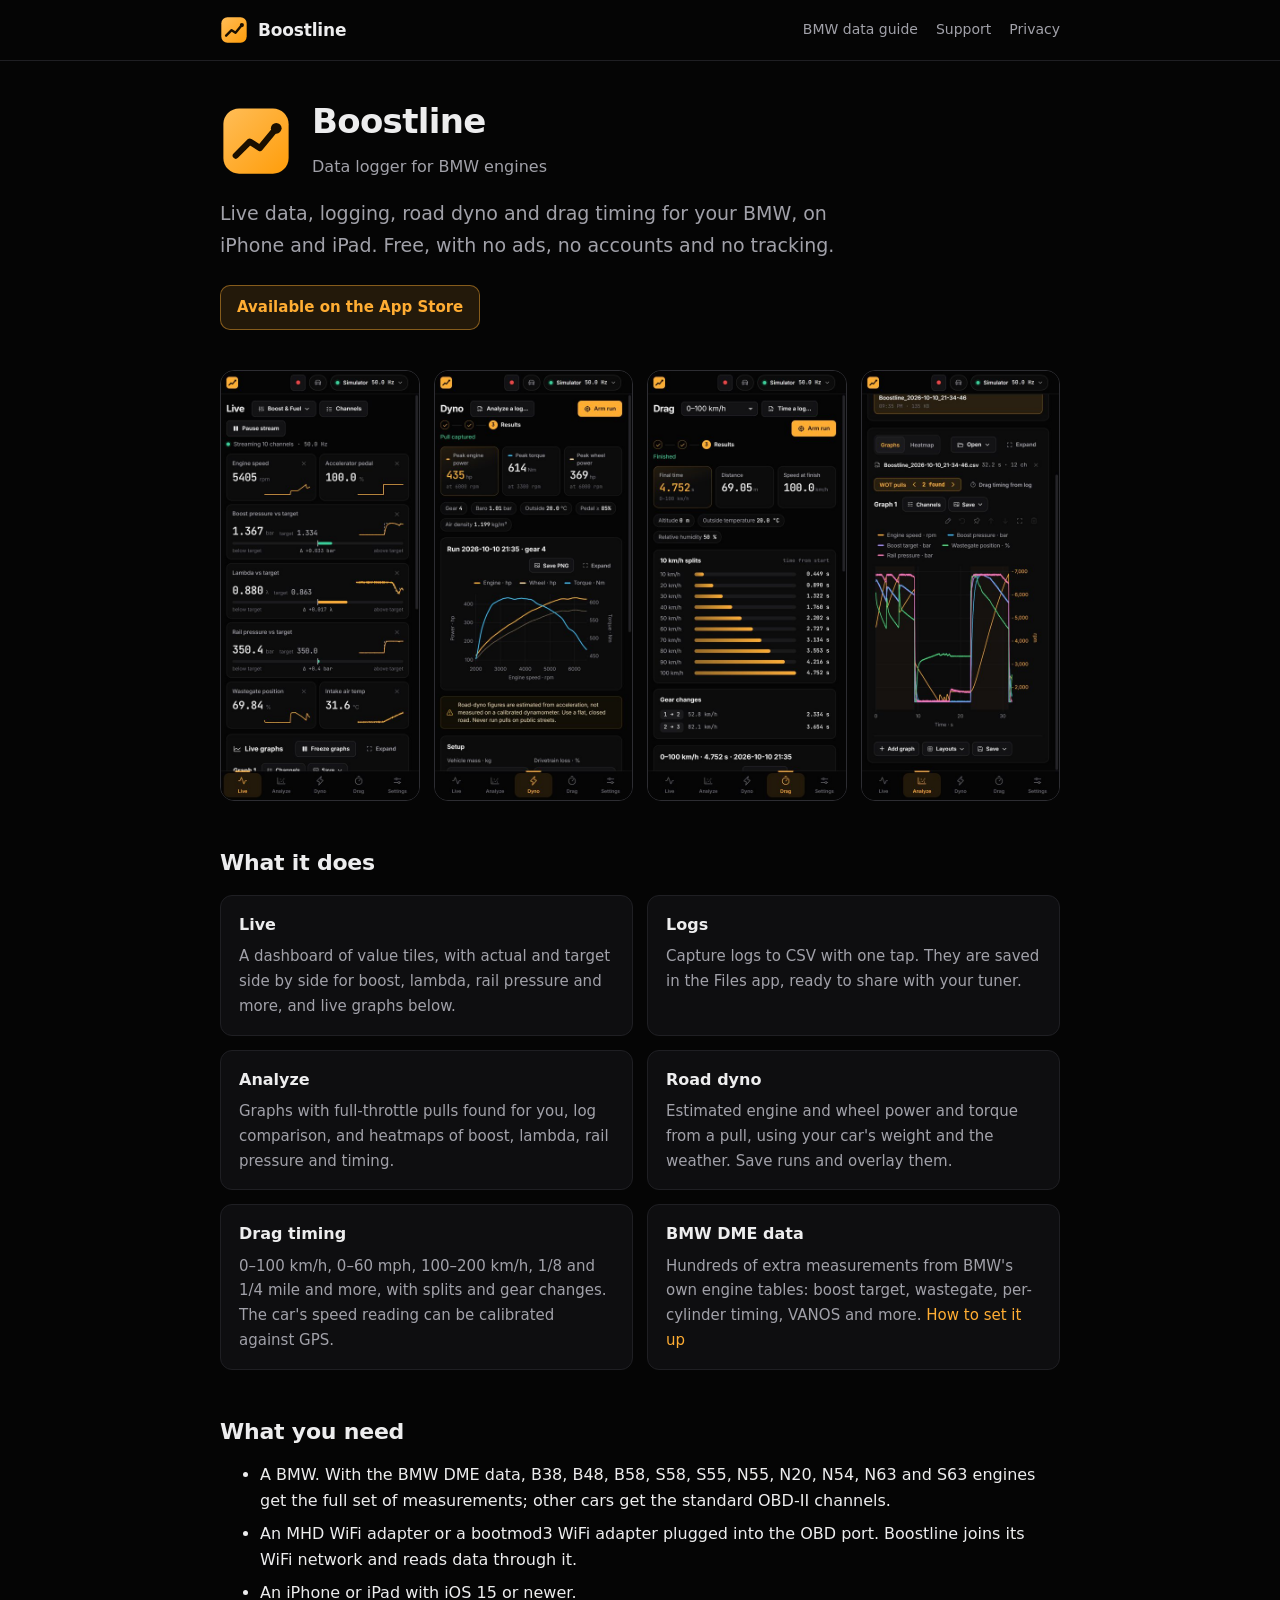
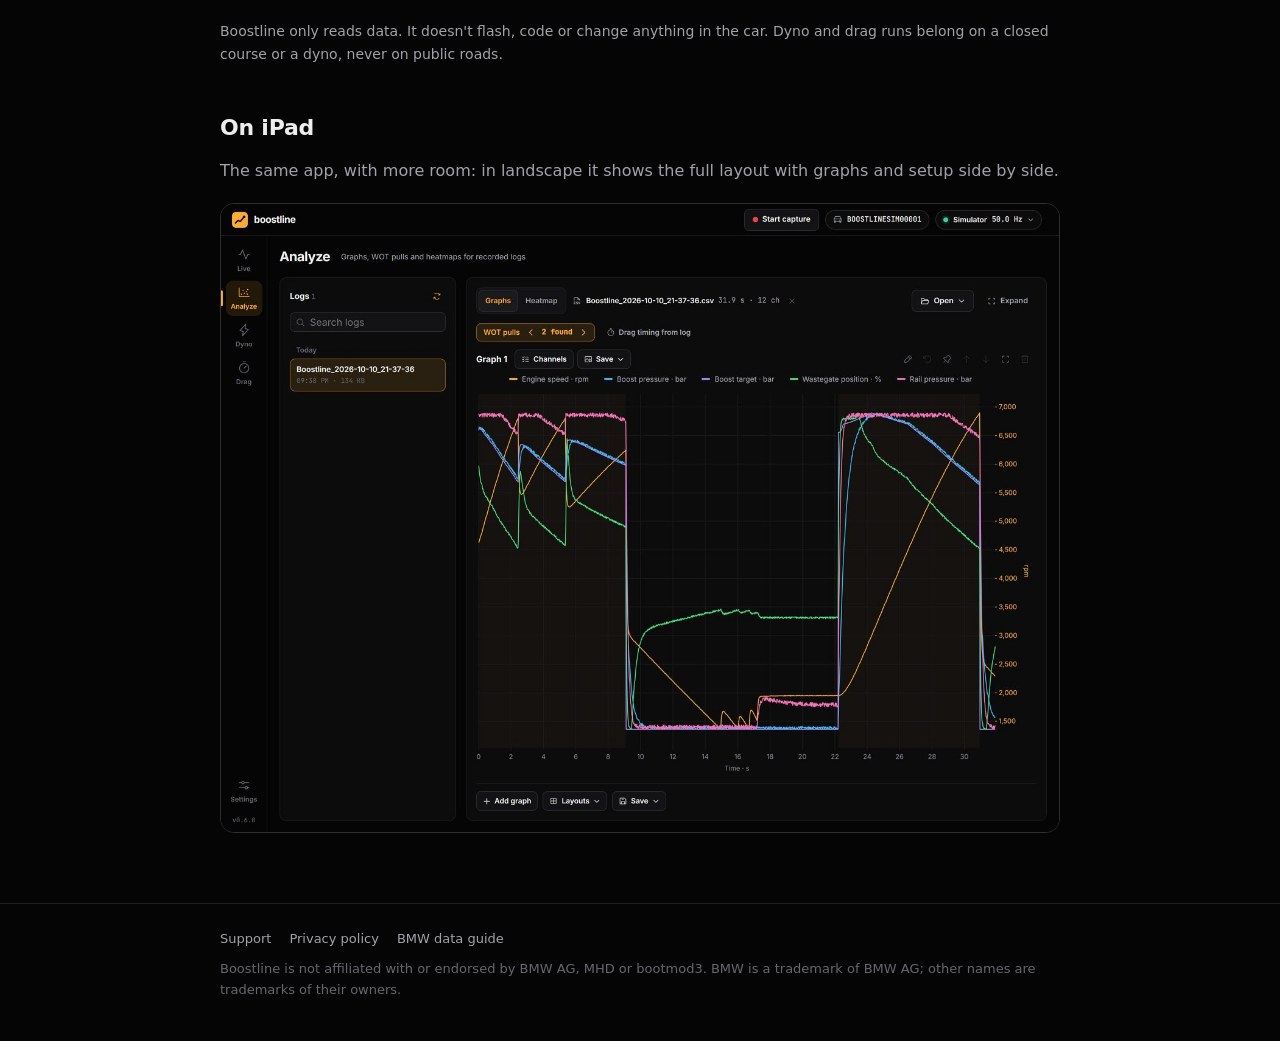
<file: index.html>
<!doctype html>
<html lang="en">
  <head>
    <meta charset="utf-8" />
    <meta name="viewport" content="width=device-width, initial-scale=1" />
    <title>Boostline · BMW data logger</title>
    <meta name="description" content="Boostline: live data, logging, road dyno and drag timing for BMW engines, on iPhone and iPad." />
    <link rel="icon" href="img/icon.svg" type="image/svg+xml" />
    <link rel="stylesheet" href="style.css" />
  </head>
  <body>
    <header class="site">
      <div class="wrap">
        <a class="brand" href="./"><img src="img/icon.svg" alt="" /><span>Boostline</span></a>
        <nav>
          <a href="bmw-data.html">BMW data guide</a>
          <a href="support.html">Support</a>
          <a href="privacy.html">Privacy</a>
        </nav>
      </div>
    </header>

    <main>
      <div class="wrap">
        <div class="hero">
          <img src="img/icon.svg" alt="Boostline app icon" />
          <div>
            <h1>Boostline</h1>
            <div class="muted">Data logger for BMW engines</div>
          </div>
        </div>
        <p class="lead">
          Live data, logging, road dyno and drag timing for your BMW, on iPhone and iPad. Free, with no ads, no accounts and no tracking.
        </p>
        <a class="badge" href="https://apps.apple.com/app/boostline/id6821409701">Available on the App Store</a>

        <div class="shots">
          <img src="img/live.jpg" alt="Live dashboard with engine speed, boost, lambda and rail pressure tiles" loading="lazy" />
          <img src="img/dyno.jpg" alt="Road dyno result with peak power and torque curves" loading="lazy" />
          <img src="img/drag.jpg" alt="Drag result: 0-100 km/h time with 10 km/h splits" loading="lazy" />
          <img src="img/analyze.jpg" alt="Log graphs with full-throttle pulls found automatically" loading="lazy" />
        </div>

        <h2>What it does</h2>
        <div class="features">
          <div class="card">
            <h3>Live</h3>
            <p>A dashboard of value tiles, with actual and target side by side for boost, lambda, rail pressure and more, and live graphs below.</p>
          </div>
          <div class="card">
            <h3>Logs</h3>
            <p>Capture logs to CSV with one tap. They are saved in the Files app, ready to share with your tuner.</p>
          </div>
          <div class="card">
            <h3>Analyze</h3>
            <p>Graphs with full-throttle pulls found for you, log comparison, and heatmaps of boost, lambda, rail pressure and timing.</p>
          </div>
          <div class="card">
            <h3>Road dyno</h3>
            <p>Estimated engine and wheel power and torque from a pull, using your car's weight and the weather. Save runs and overlay them.</p>
          </div>
          <div class="card">
            <h3>Drag timing</h3>
            <p>0–100 km/h, 0–60 mph, 100–200 km/h, 1/8 and 1/4 mile and more, with splits and gear changes. The car's speed reading can be calibrated against GPS.</p>
          </div>
          <div class="card">
            <h3>BMW DME data</h3>
            <p>
              Hundreds of extra measurements from BMW's own engine tables: boost target, wastegate, per-cylinder timing, VANOS and more.
              <a href="bmw-data.html">How to set it up</a>
            </p>
          </div>
        </div>

        <h2>What you need</h2>
        <ul>
          <li>
            A BMW. With the BMW DME data, B38, B48, B58, S58, S55, N55, N20, N54, N63 and S63 engines get the full set of measurements;
            other cars get the standard OBD-II channels.
          </li>
          <li>An MHD WiFi adapter or a bootmod3 WiFi adapter plugged into the OBD port. Boostline joins its WiFi network and reads data through it.</li>
          <li>An iPhone or iPad with iOS 15 or newer.</li>
        </ul>
        <p class="muted small">
          Boostline only reads data. It doesn't flash, code or change anything in the car. Dyno and drag runs belong on a closed course or a
          dyno, never on public roads.
        </p>

        <h2>On iPad</h2>
        <p class="muted">The same app, with more room: in landscape it shows the full layout with graphs and setup side by side.</p>
        <img class="wide-shot" src="img/ipad-analyze.jpg" alt="Boostline on iPad in landscape: log library and graphs" loading="lazy" />
      </div>
    </main>

    <footer class="site">
      <div class="wrap">
        <nav>
          <a href="support.html">Support</a>
          <a href="privacy.html">Privacy policy</a>
          <a href="bmw-data.html">BMW data guide</a>
        </nav>
        <div>
          Boostline is not affiliated with or endorsed by BMW AG, MHD or bootmod3. BMW is a trademark of BMW AG; other names are trademarks of
          their owners.
        </div>
      </div>
    </footer>
  </body>
</html>
</file>
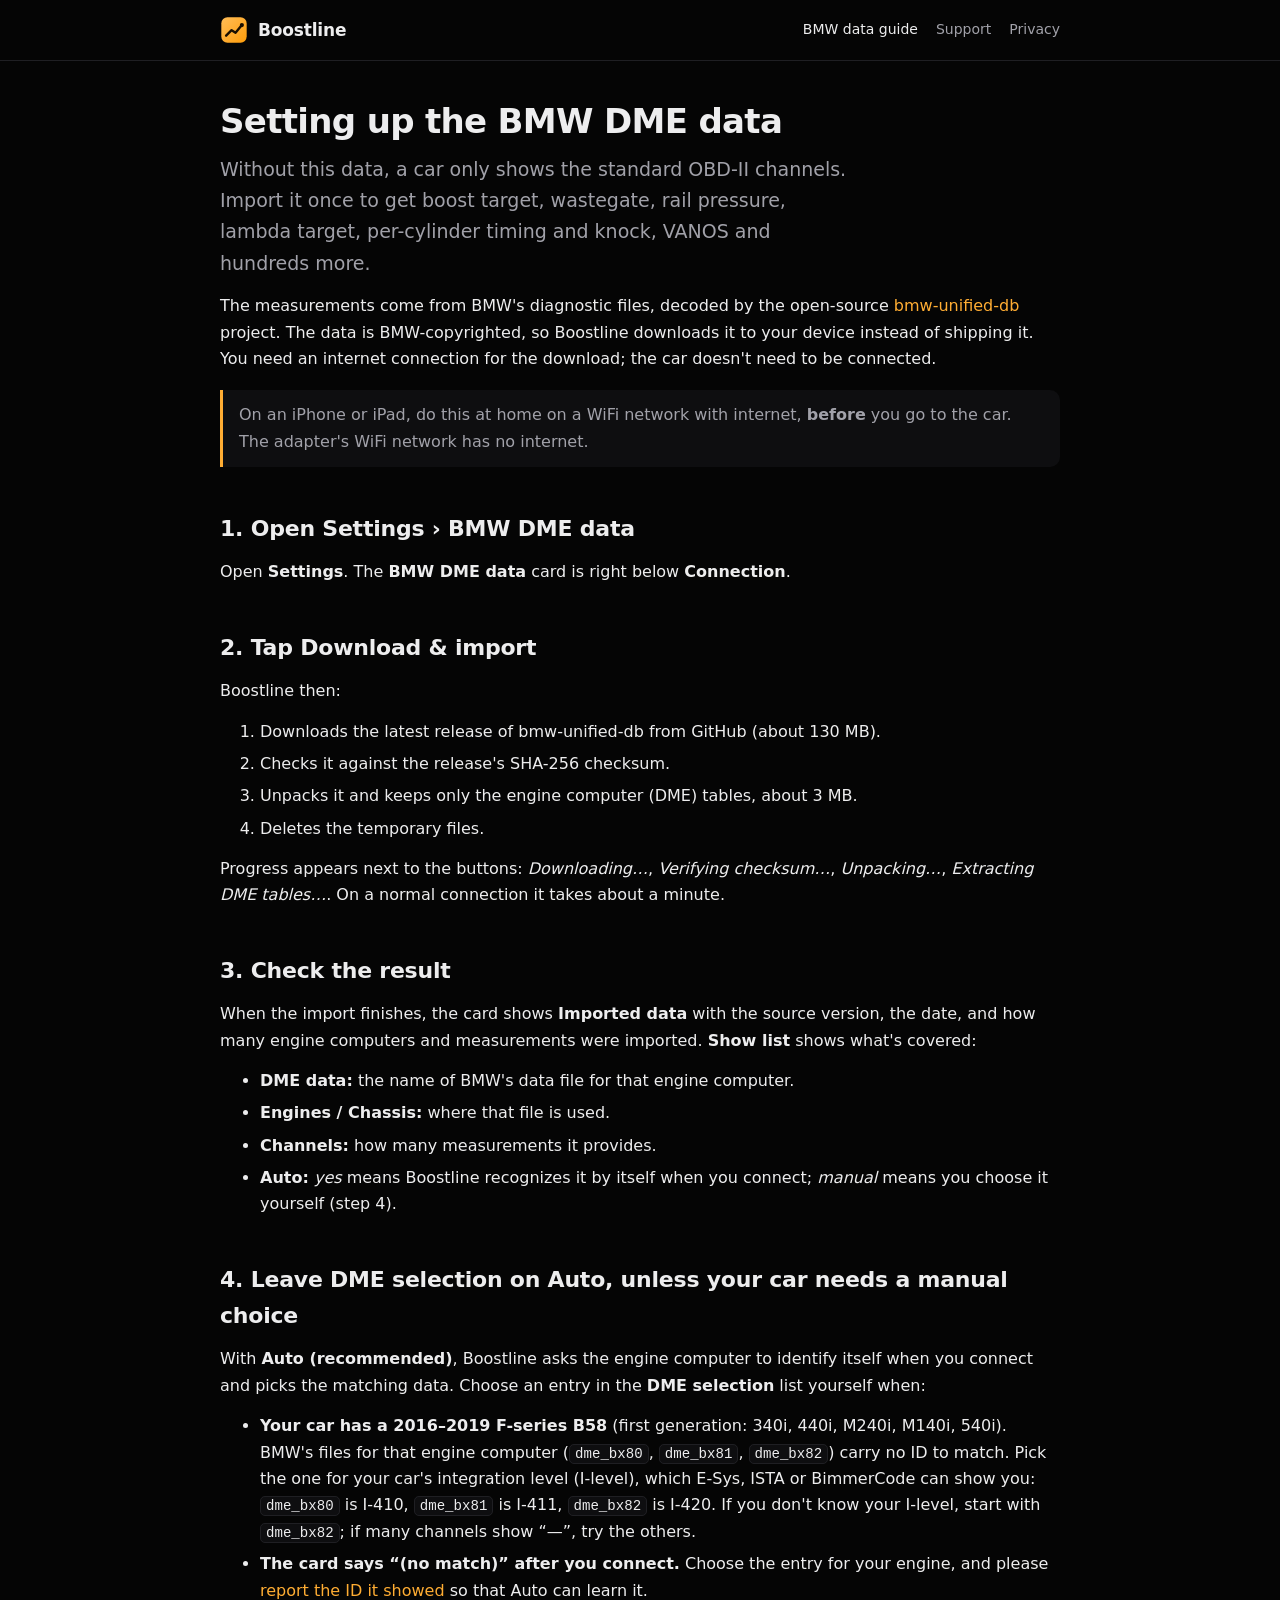
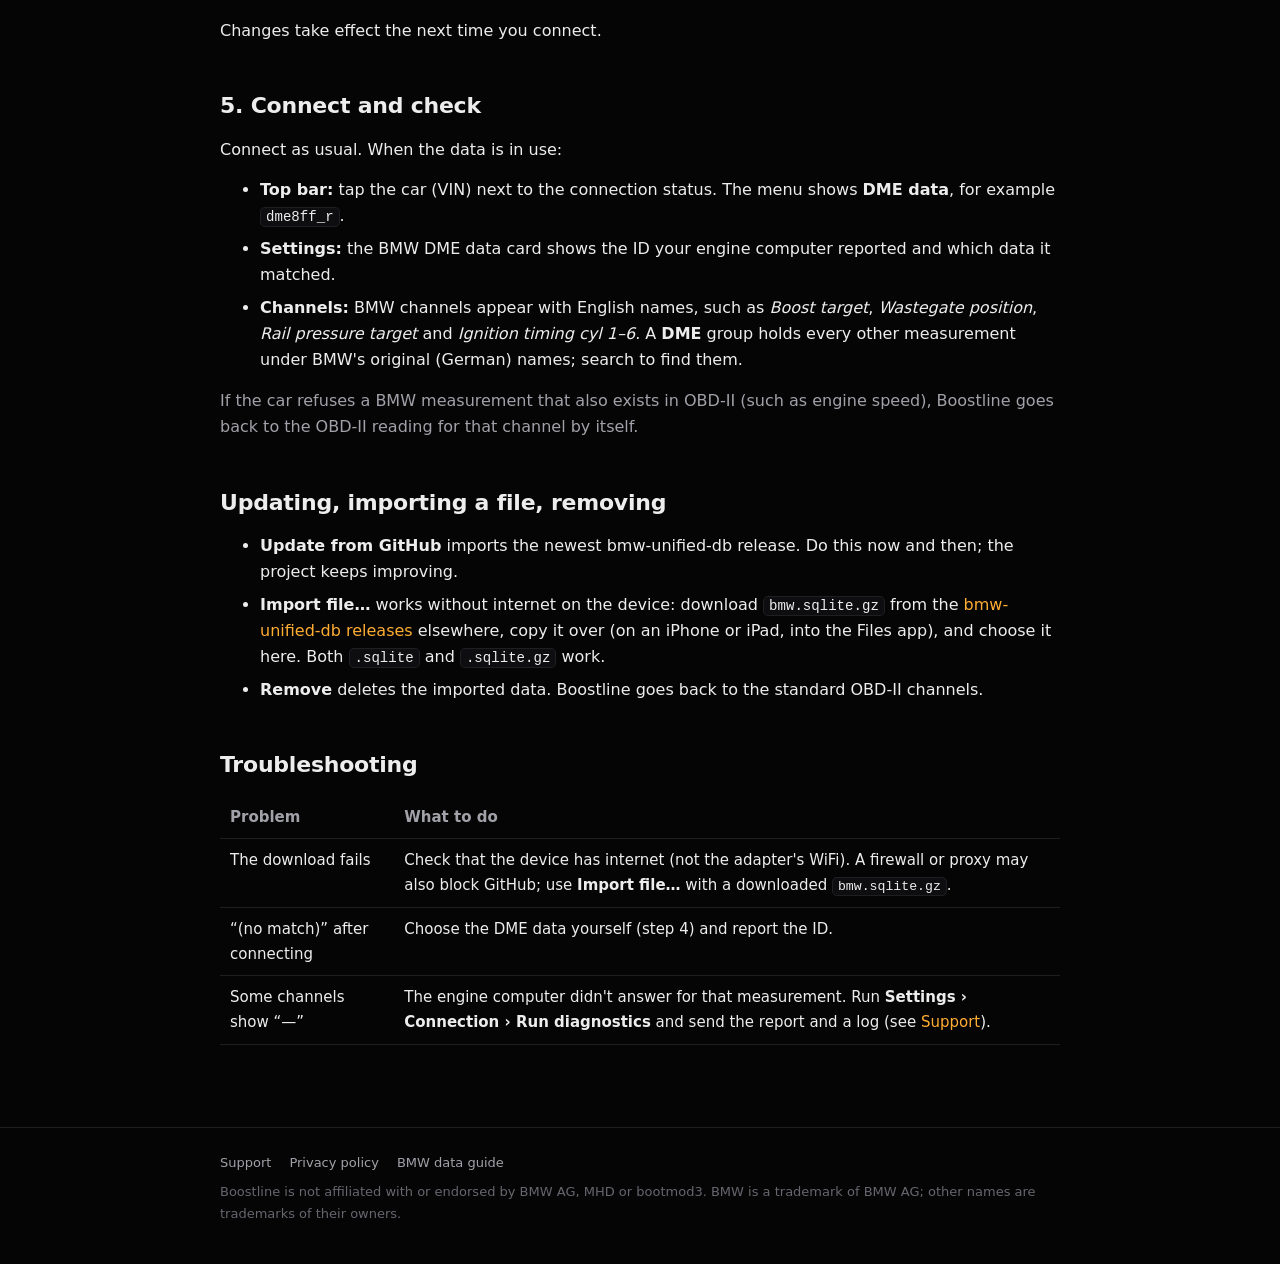
<file: bmw-data.html>
<!doctype html>
<html lang="en">
  <head>
    <meta charset="utf-8" />
    <meta name="viewport" content="width=device-width, initial-scale=1" />
    <title>BMW data guide · Boostline</title>
    <meta name="description" content="Set up the BMW DME data in Boostline for boost target, wastegate, rail pressure, per-cylinder timing and hundreds more channels." />
    <link rel="icon" href="img/icon.svg" type="image/svg+xml" />
    <link rel="stylesheet" href="style.css" />
  </head>
  <body>
    <header class="site">
      <div class="wrap">
        <a class="brand" href="./"><img src="img/icon.svg" alt="" /><span>Boostline</span></a>
        <nav>
          <a href="bmw-data.html" aria-current="page">BMW data guide</a>
          <a href="support.html">Support</a>
          <a href="privacy.html">Privacy</a>
        </nav>
      </div>
    </header>

    <main>
      <div class="wrap">
        <h1>Setting up the BMW DME data</h1>
        <p class="lead">
          Without this data, a car only shows the standard OBD-II channels. Import it once to get boost target, wastegate, rail pressure,
          lambda target, per-cylinder timing and knock, VANOS and hundreds more.
        </p>
        <p>
          The measurements come from BMW's diagnostic files, decoded by the open-source
          <a href="https://github.com/gediz/bmw-unified-db">bmw-unified-db</a> project. The data is BMW-copyrighted, so Boostline downloads
          it to your device instead of shipping it. You need an internet connection for the download; the car doesn't need to be connected.
        </p>
        <div class="note">
          On an iPhone or iPad, do this at home on a WiFi network with internet, <b>before</b> you go to the car. The adapter's WiFi network
          has no internet.
        </div>

        <h2>1. Open Settings › BMW DME data</h2>
        <p>Open <b>Settings</b>. The <b>BMW DME data</b> card is right below <b>Connection</b>.</p>

        <h2>2. Tap Download &amp; import</h2>
        <p>Boostline then:</p>
        <ol>
          <li>Downloads the latest release of bmw-unified-db from GitHub (about 130 MB).</li>
          <li>Checks it against the release's SHA-256 checksum.</li>
          <li>Unpacks it and keeps only the engine computer (DME) tables, about 3 MB.</li>
          <li>Deletes the temporary files.</li>
        </ol>
        <p>
          Progress appears next to the buttons: <i>Downloading…</i>, <i>Verifying checksum…</i>, <i>Unpacking…</i>, <i>Extracting DME
          tables…</i>. On a normal connection it takes about a minute.
        </p>

        <h2>3. Check the result</h2>
        <p>
          When the import finishes, the card shows <b>Imported data</b> with the source version, the date, and how many engine computers and
          measurements were imported. <b>Show list</b> shows what's covered:
        </p>
        <ul>
          <li><b>DME data:</b> the name of BMW's data file for that engine computer.</li>
          <li><b>Engines / Chassis:</b> where that file is used.</li>
          <li><b>Channels:</b> how many measurements it provides.</li>
          <li>
            <b>Auto:</b> <i>yes</i> means Boostline recognizes it by itself when you connect; <i>manual</i> means you choose it yourself (step
            4).
          </li>
        </ul>

        <h2>4. Leave DME selection on Auto, unless your car needs a manual choice</h2>
        <p>
          With <b>Auto (recommended)</b>, Boostline asks the engine computer to identify itself when you connect and picks the matching data.
          Choose an entry in the <b>DME selection</b> list yourself when:
        </p>
        <ul>
          <li>
            <b>Your car has a 2016–2019 F-series B58</b> (first generation: 340i, 440i, M240i, M140i, 540i). BMW's files for that engine
            computer (<code>dme_bx80</code>, <code>dme_bx81</code>, <code>dme_bx82</code>) carry no ID to match. Pick the one for your car's
            integration level (I-level), which E-Sys, ISTA or BimmerCode can show you: <code>dme_bx80</code> is I-410,
            <code>dme_bx81</code> is I-411, <code>dme_bx82</code> is I-420. If you don't know your I-level, start with
            <code>dme_bx82</code>; if many channels show “—”, try the others.
          </li>
          <li>
            <b>The card says “(no match)” after you connect.</b> Choose the entry for your engine, and please
            <a href="https://github.com/clucraft/boostline-site/issues/new">report the ID it showed</a> so that Auto can learn it.
          </li>
        </ul>
        <p>Changes take effect the next time you connect.</p>

        <h2>5. Connect and check</h2>
        <p>Connect as usual. When the data is in use:</p>
        <ul>
          <li><b>Top bar:</b> tap the car (VIN) next to the connection status. The menu shows <b>DME data</b>, for example <code>dme8ff_r</code>.</li>
          <li><b>Settings:</b> the BMW DME data card shows the ID your engine computer reported and which data it matched.</li>
          <li>
            <b>Channels:</b> BMW channels appear with English names, such as <i>Boost target</i>, <i>Wastegate position</i>, <i>Rail pressure
            target</i> and <i>Ignition timing cyl 1–6</i>. A <b>DME</b> group holds every other measurement under BMW's original (German)
            names; search to find them.
          </li>
        </ul>
        <p class="muted">
          If the car refuses a BMW measurement that also exists in OBD-II (such as engine speed), Boostline goes back to the OBD-II reading for
          that channel by itself.
        </p>

        <h2>Updating, importing a file, removing</h2>
        <ul>
          <li><b>Update from GitHub</b> imports the newest bmw-unified-db release. Do this now and then; the project keeps improving.</li>
          <li>
            <b>Import file…</b> works without internet on the device: download <code>bmw.sqlite.gz</code> from the
            <a href="https://github.com/gediz/bmw-unified-db/releases">bmw-unified-db releases</a> elsewhere, copy it over (on an iPhone or
            iPad, into the Files app), and choose it here. Both <code>.sqlite</code> and <code>.sqlite.gz</code> work.
          </li>
          <li><b>Remove</b> deletes the imported data. Boostline goes back to the standard OBD-II channels.</li>
        </ul>

        <h2>Troubleshooting</h2>
        <table>
          <tr>
            <th>Problem</th>
            <th>What to do</th>
          </tr>
          <tr>
            <td>The download fails</td>
            <td>
              Check that the device has internet (not the adapter's WiFi). A firewall or proxy may also block GitHub; use
              <b>Import file…</b> with a downloaded <code>bmw.sqlite.gz</code>.
            </td>
          </tr>
          <tr>
            <td>“(no match)” after connecting</td>
            <td>Choose the DME data yourself (step 4) and report the ID.</td>
          </tr>
          <tr>
            <td>Some channels show “—”</td>
            <td>
              The engine computer didn't answer for that measurement. Run <b>Settings › Connection › Run diagnostics</b> and send the report
              and a log (see <a href="support.html">Support</a>).
            </td>
          </tr>
        </table>
      </div>
    </main>

    <footer class="site">
      <div class="wrap">
        <nav>
          <a href="support.html">Support</a>
          <a href="privacy.html">Privacy policy</a>
          <a href="bmw-data.html">BMW data guide</a>
        </nav>
        <div>
          Boostline is not affiliated with or endorsed by BMW AG, MHD or bootmod3. BMW is a trademark of BMW AG; other names are trademarks of
          their owners.
        </div>
      </div>
    </footer>
  </body>
</html>
</file>
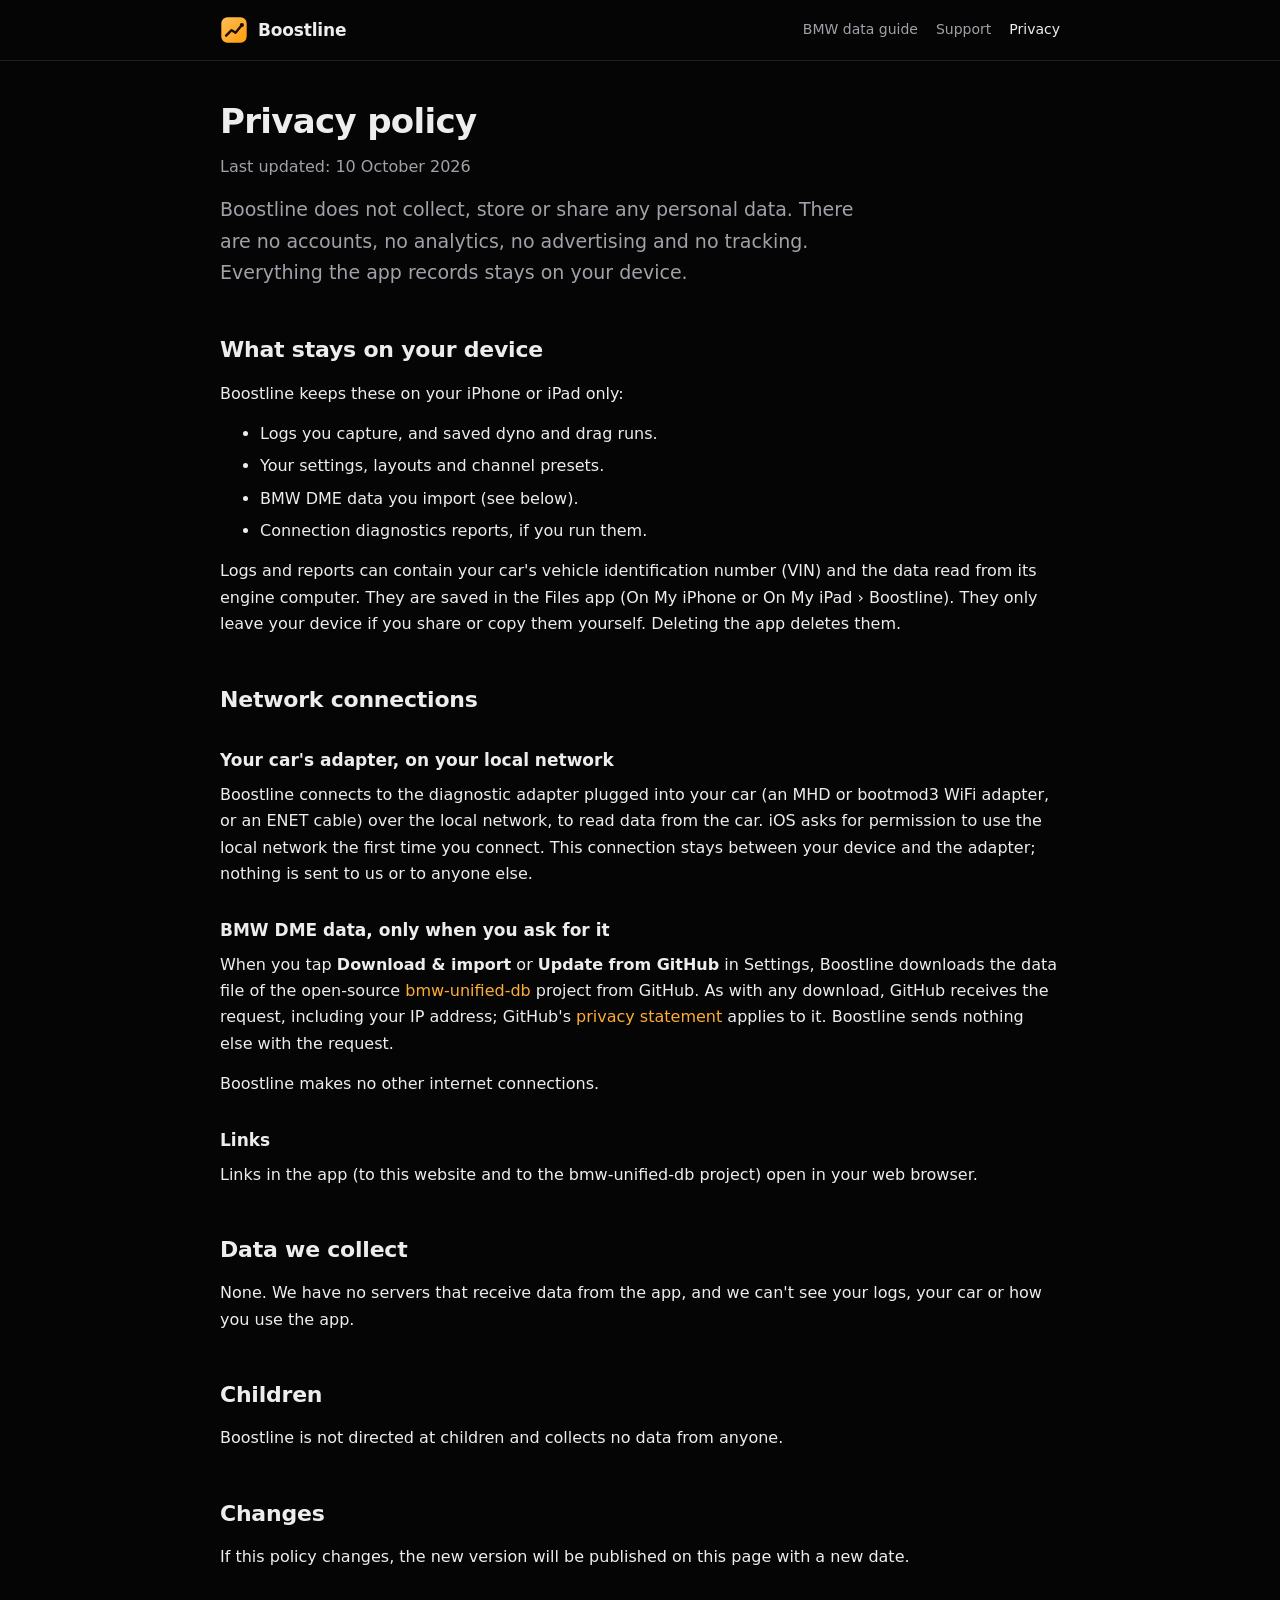
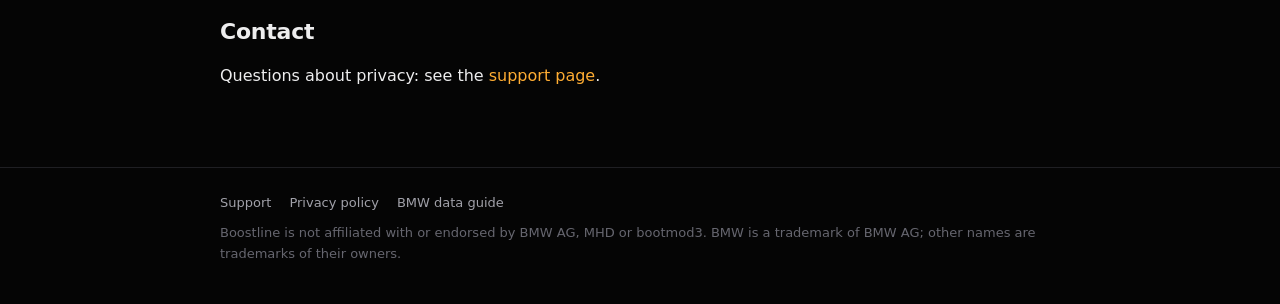
<file: privacy.html>
<!doctype html>
<html lang="en">
  <head>
    <meta charset="utf-8" />
    <meta name="viewport" content="width=device-width, initial-scale=1" />
    <title>Privacy policy · Boostline</title>
    <meta name="description" content="Boostline collects no personal data. Everything stays on your device." />
    <link rel="icon" href="img/icon.svg" type="image/svg+xml" />
    <link rel="stylesheet" href="style.css" />
  </head>
  <body>
    <header class="site">
      <div class="wrap">
        <a class="brand" href="./"><img src="img/icon.svg" alt="" /><span>Boostline</span></a>
        <nav>
          <a href="bmw-data.html">BMW data guide</a>
          <a href="support.html">Support</a>
          <a href="privacy.html" aria-current="page">Privacy</a>
        </nav>
      </div>
    </header>

    <main>
      <div class="wrap">
        <h1>Privacy policy</h1>
        <p class="muted">Last updated: 10 October 2026</p>

        <p class="lead">
          Boostline does not collect, store or share any personal data. There are no accounts, no analytics, no advertising and no
          tracking. Everything the app records stays on your device.
        </p>

        <h2>What stays on your device</h2>
        <p>Boostline keeps these on your iPhone or iPad only:</p>
        <ul>
          <li>Logs you capture, and saved dyno and drag runs.</li>
          <li>Your settings, layouts and channel presets.</li>
          <li>BMW DME data you import (see below).</li>
          <li>Connection diagnostics reports, if you run them.</li>
        </ul>
        <p>
          Logs and reports can contain your car's vehicle identification number (VIN) and the data read from its engine computer. They are
          saved in the Files app (On My iPhone or On My iPad › Boostline). They only leave your device if you share or copy them yourself.
          Deleting the app deletes them.
        </p>

        <h2>Network connections</h2>
        <h3>Your car's adapter, on your local network</h3>
        <p>
          Boostline connects to the diagnostic adapter plugged into your car (an MHD or bootmod3 WiFi adapter, or an ENET cable) over the
          local network, to read data from the car. iOS asks for permission to use the local network the first time you connect. This
          connection stays between your device and the adapter; nothing is sent to us or to anyone else.
        </p>

        <h3>BMW DME data, only when you ask for it</h3>
        <p>
          When you tap <b>Download &amp; import</b> or <b>Update from GitHub</b> in Settings, Boostline downloads the data file of the
          open-source <a href="https://github.com/gediz/bmw-unified-db">bmw-unified-db</a> project from GitHub. As with any download, GitHub
          receives the request, including your IP address; GitHub's
          <a href="https://docs.github.com/en/site-policy/privacy-policies/github-general-privacy-statement">privacy statement</a> applies to
          it. Boostline sends nothing else with the request.
        </p>
        <p>Boostline makes no other internet connections.</p>

        <h3>Links</h3>
        <p>Links in the app (to this website and to the bmw-unified-db project) open in your web browser.</p>

        <h2>Data we collect</h2>
        <p>None. We have no servers that receive data from the app, and we can't see your logs, your car or how you use the app.</p>

        <h2>Children</h2>
        <p>Boostline is not directed at children and collects no data from anyone.</p>

        <h2>Changes</h2>
        <p>If this policy changes, the new version will be published on this page with a new date.</p>

        <h2>Contact</h2>
        <p>Questions about privacy: see the <a href="support.html">support page</a>.</p>
      </div>
    </main>

    <footer class="site">
      <div class="wrap">
        <nav>
          <a href="support.html">Support</a>
          <a href="privacy.html">Privacy policy</a>
          <a href="bmw-data.html">BMW data guide</a>
        </nav>
        <div>
          Boostline is not affiliated with or endorsed by BMW AG, MHD or bootmod3. BMW is a trademark of BMW AG; other names are trademarks of
          their owners.
        </div>
      </div>
    </footer>
  </body>
</html>
</file>
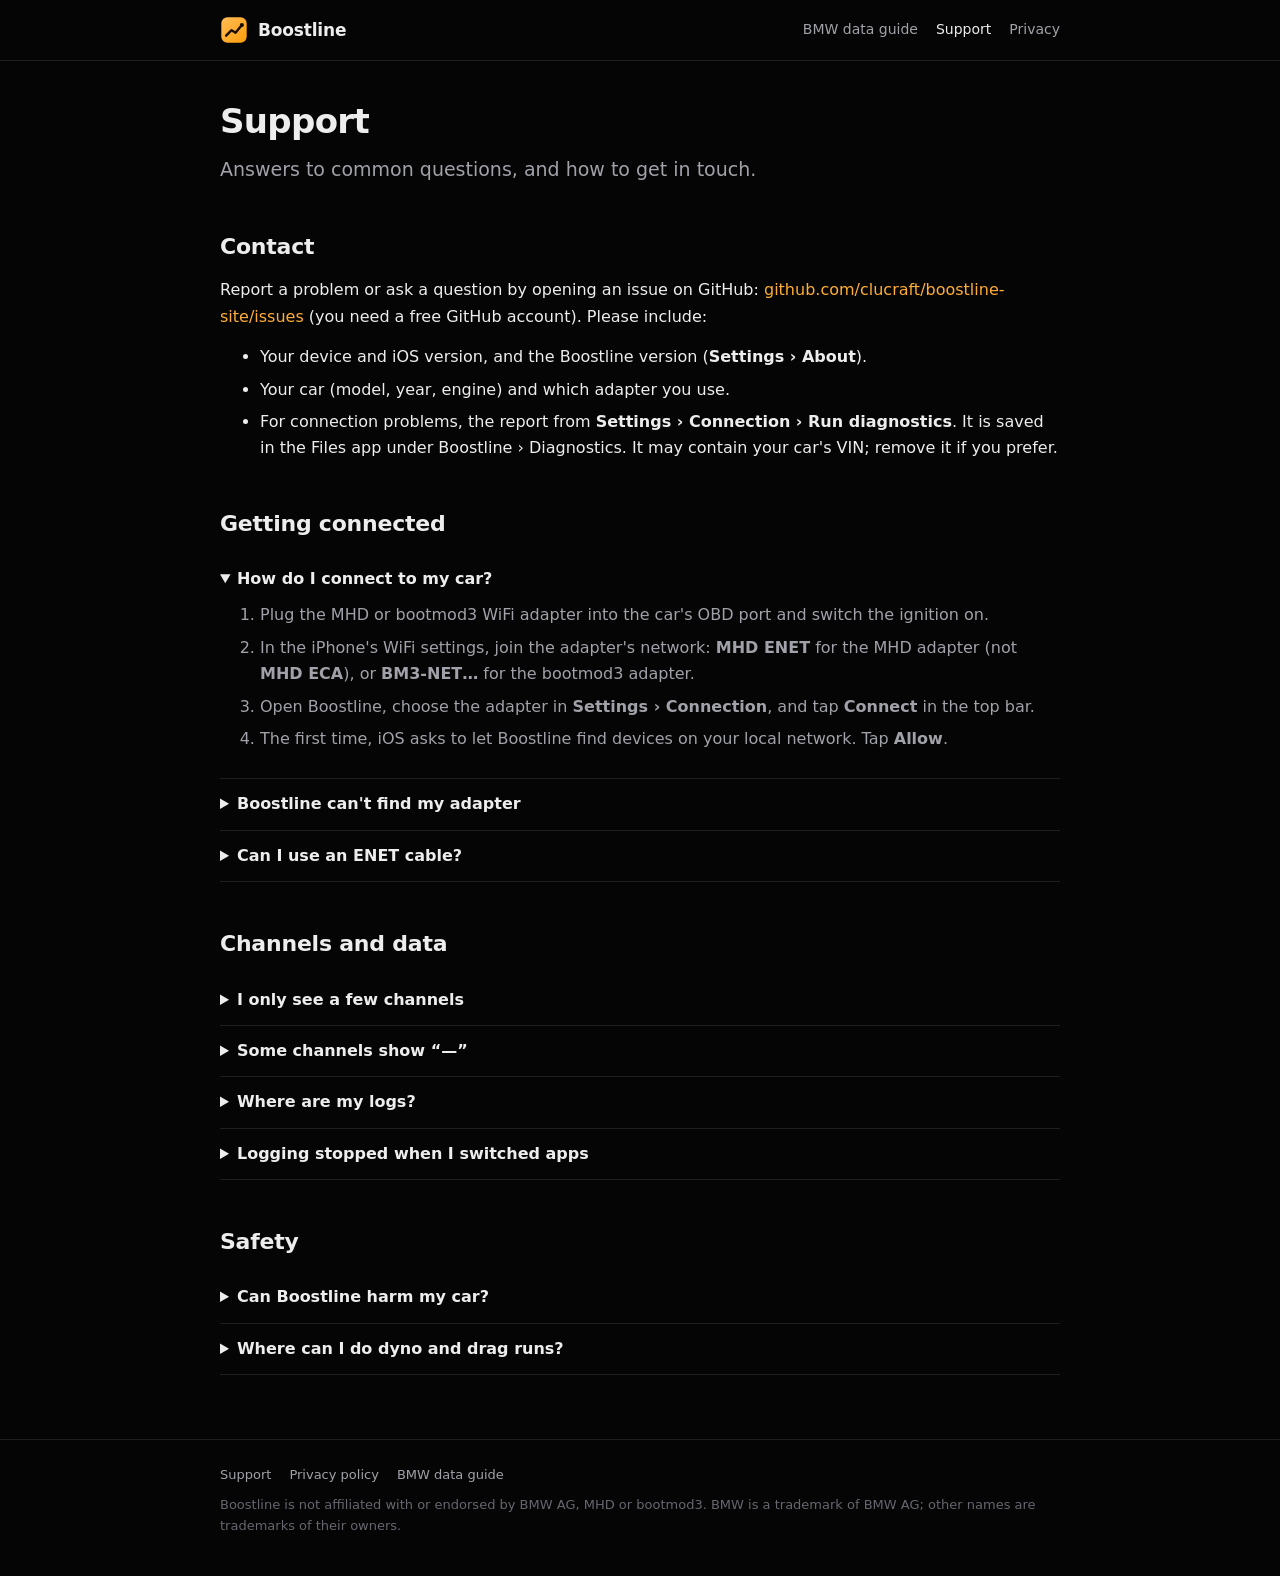
<file: support.html>
<!doctype html>
<html lang="en">
  <head>
    <meta charset="utf-8" />
    <meta name="viewport" content="width=device-width, initial-scale=1" />
    <title>Support · Boostline</title>
    <meta name="description" content="Help with connecting Boostline to your BMW, and how to report a problem." />
    <link rel="icon" href="img/icon.svg" type="image/svg+xml" />
    <link rel="stylesheet" href="style.css" />
  </head>
  <body>
    <header class="site">
      <div class="wrap">
        <a class="brand" href="./"><img src="img/icon.svg" alt="" /><span>Boostline</span></a>
        <nav>
          <a href="bmw-data.html">BMW data guide</a>
          <a href="support.html" aria-current="page">Support</a>
          <a href="privacy.html">Privacy</a>
        </nav>
      </div>
    </header>

    <main>
      <div class="wrap">
        <h1>Support</h1>
        <p class="lead">Answers to common questions, and how to get in touch.</p>

        <h2>Contact</h2>
        <p>
          Report a problem or ask a question by opening an issue on GitHub:
          <a href="https://github.com/clucraft/boostline-site/issues/new">github.com/clucraft/boostline-site/issues</a> (you need a free GitHub
          account). Please include:
        </p>
        <ul>
          <li>Your device and iOS version, and the Boostline version (<b>Settings › About</b>).</li>
          <li>Your car (model, year, engine) and which adapter you use.</li>
          <li>
            For connection problems, the report from <b>Settings › Connection › Run diagnostics</b>. It is saved in the Files app under
            Boostline › Diagnostics. It may contain your car's VIN; remove it if you prefer.
          </li>
        </ul>

        <h2>Getting connected</h2>
        <details open>
          <summary>How do I connect to my car?</summary>
          <ol>
            <li>Plug the MHD or bootmod3 WiFi adapter into the car's OBD port and switch the ignition on.</li>
            <li>
              In the iPhone's WiFi settings, join the adapter's network: <b>MHD ENET</b> for the MHD adapter (not <b>MHD ECA</b>), or
              <b>BM3-NET…</b> for the bootmod3 adapter.
            </li>
            <li>Open Boostline, choose the adapter in <b>Settings › Connection</b>, and tap <b>Connect</b> in the top bar.</li>
            <li>The first time, iOS asks to let Boostline find devices on your local network. Tap <b>Allow</b>.</li>
          </ol>
        </details>
        <details>
          <summary>Boostline can't find my adapter</summary>
          <ul>
            <li>Check that the phone is on the adapter's WiFi network and that the ignition is on.</li>
            <li>
              Check that local network access is allowed: iOS <b>Settings › Privacy &amp; Security › Local Network › Boostline</b>.
            </li>
            <li>
              Enter the adapter's IP address in <b>Settings › Connection › Gateway IP</b>. iOS doesn't let apps search the network the way a
              computer can, so Boostline tries the most likely addresses first.
            </li>
            <li>If the adapter's own app (MHD, bootmod3) is connected to the car, close it and try again.</li>
            <li>Still stuck? Run diagnostics and send the report (see Contact).</li>
          </ul>
        </details>
        <details>
          <summary>Can I use an ENET cable?</summary>
          <p>
            It should work with an Ethernet adapter for the iPhone or iPad (USB-C to Ethernet), but it hasn't been tested yet. Please
            report how it goes.
          </p>
        </details>

        <h2>Channels and data</h2>
        <details>
          <summary>I only see a few channels</summary>
          <p>
            Without the BMW DME data, a car only reports the standard OBD-II channels. Import the data once, at home on a WiFi network with
            internet: <a href="bmw-data.html">BMW data guide</a>. The adapter's WiFi has no internet, so do it before you go to the car.
          </p>
        </details>
        <details>
          <summary>Some channels show “—”</summary>
          <p>
            The engine computer didn't answer for that measurement. Some cars don't have every measurement. If a channel that also exists in
            OBD-II (such as engine speed) is refused, Boostline switches to the OBD-II reading by itself. For other channels, run diagnostics
            and send the report with a log.
          </p>
        </details>
        <details>
          <summary>Where are my logs?</summary>
          <p>
            In the Files app: <b>On My iPhone</b> (or <b>On My iPad</b>) <b>› Boostline</b>, in the folders <code>Logs</code>,
            <code>Dyno</code>, <code>Drag</code> and <code>Exports</code>. Logs are CSV files you can open in a spreadsheet or send to your
            tuner.
          </p>
        </details>
        <details>
          <summary>Logging stopped when I switched apps</summary>
          <p>
            iOS pauses apps in the background, so keep Boostline on screen while logging. It keeps the screen awake while it is connected.
          </p>
        </details>

        <h2>Safety</h2>
        <details>
          <summary>Can Boostline harm my car?</summary>
          <p>
            Boostline only reads data, using read-only diagnostic requests. It doesn't flash, code, clear fault codes or change anything in
            the car.
          </p>
        </details>
        <details>
          <summary>Where can I do dyno and drag runs?</summary>
          <p>
            Only where full-throttle acceleration is legal and safe: on a closed course, a drag strip or a dyno, never on public roads. Set
            the run up before you drive and keep your eyes on the road; Boostline records the run on its own. Road-dyno figures are estimates
            from acceleration, not measurements on a calibrated dynamometer.
          </p>
        </details>
      </div>
    </main>

    <footer class="site">
      <div class="wrap">
        <nav>
          <a href="support.html">Support</a>
          <a href="privacy.html">Privacy policy</a>
          <a href="bmw-data.html">BMW data guide</a>
        </nav>
        <div>
          Boostline is not affiliated with or endorsed by BMW AG, MHD or bootmod3. BMW is a trademark of BMW AG; other names are trademarks of
          their owners.
        </div>
      </div>
    </footer>
  </body>
</html>
</file>
<file: style.css>
:root {
  --bg: #050505;
  --surface: #0e0e10;
  --border: #1f1f23;
  --border-strong: #2d2d32;
  --text: #ededee;
  --muted: #a1a1a9;
  --dim: #66666f;
  --accent: #ffad33;
  --accent-soft: rgba(255, 173, 51, 0.12);
  --font: -apple-system, BlinkMacSystemFont, 'Segoe UI', Inter, system-ui, sans-serif;
  --mono: ui-monospace, 'SF Mono', 'Cascadia Mono', Consolas, monospace;
  color-scheme: dark;
}

* {
  box-sizing: border-box;
}

html {
  -webkit-text-size-adjust: 100%;
}

body {
  margin: 0;
  background: var(--bg);
  color: var(--text);
  font: 16px/1.65 var(--font);
}

a {
  color: var(--accent);
  text-decoration: none;
}
a:hover {
  text-decoration: underline;
}

.wrap {
  max-width: 880px;
  margin: 0 auto;
  padding: 0 20px;
}

header.site {
  border-bottom: 1px solid var(--border);
}
header.site .wrap {
  display: flex;
  align-items: center;
  gap: 18px;
  height: 60px;
}
.brand {
  display: flex;
  align-items: center;
  gap: 10px;
  color: var(--text);
  font-weight: 700;
  font-size: 17px;
  letter-spacing: -0.01em;
}
.brand:hover {
  text-decoration: none;
}
.brand img {
  width: 28px;
  height: 28px;
}
header.site nav {
  margin-left: auto;
  display: flex;
  gap: 18px;
  font-size: 14px;
}
header.site nav a {
  color: var(--muted);
}
header.site nav a[aria-current='page'] {
  color: var(--text);
}

main {
  padding: 40px 0 64px;
}

h1 {
  font-size: 34px;
  line-height: 1.2;
  letter-spacing: -0.02em;
  margin: 0 0 12px;
}
h2 {
  font-size: 22px;
  letter-spacing: -0.01em;
  margin: 44px 0 12px;
}
h3 {
  font-size: 17px;
  margin: 28px 0 8px;
}
p,
ul,
ol {
  margin: 0 0 14px;
}
li {
  margin-bottom: 6px;
}
.lead {
  font-size: 19px;
  color: var(--muted);
  max-width: 640px;
}
.muted {
  color: var(--muted);
}
.small {
  font-size: 14px;
}
code {
  font-family: var(--mono);
  font-size: 0.88em;
  background: var(--surface);
  border: 1px solid var(--border);
  border-radius: 5px;
  padding: 1px 5px;
}

.hero {
  display: flex;
  align-items: center;
  gap: 20px;
  margin-bottom: 18px;
}
.hero img {
  width: 72px;
  height: 72px;
  flex: none;
}

.badge {
  display: inline-block;
  margin: 10px 0 6px;
  padding: 9px 16px;
  border-radius: 10px;
  background: var(--accent-soft);
  border: 1px solid rgba(255, 173, 51, 0.45);
  color: var(--accent);
  font-weight: 600;
  font-size: 15px;
}

.shots {
  display: grid;
  grid-template-columns: repeat(4, 1fr);
  gap: 14px;
  margin: 34px 0 10px;
}
.shots img,
.wide-shot {
  width: 100%;
  height: auto;
  display: block;
  border-radius: 14px;
  border: 1px solid var(--border-strong);
}
.wide-shot {
  margin: 18px 0 6px;
}

.features {
  display: grid;
  grid-template-columns: repeat(2, 1fr);
  gap: 14px;
  margin-top: 14px;
}
.card {
  background: var(--surface);
  border: 1px solid var(--border);
  border-radius: 12px;
  padding: 16px 18px;
}
.card h3 {
  margin: 0 0 6px;
  font-size: 16px;
}
.card p {
  margin: 0;
  color: var(--muted);
  font-size: 15px;
}

.note {
  border-left: 3px solid var(--accent);
  background: var(--surface);
  border-radius: 0 10px 10px 0;
  padding: 12px 16px;
  margin: 18px 0;
  color: var(--muted);
}

table {
  width: 100%;
  border-collapse: collapse;
  margin: 10px 0 18px;
  font-size: 15px;
}
th,
td {
  text-align: left;
  vertical-align: top;
  padding: 9px 10px;
  border-bottom: 1px solid var(--border);
}
th {
  color: var(--muted);
  font-weight: 600;
}

details {
  border-bottom: 1px solid var(--border);
  padding: 12px 0;
}
summary {
  cursor: pointer;
  font-weight: 600;
}
details > *:not(summary) {
  margin-top: 10px;
  color: var(--muted);
}

footer.site {
  border-top: 1px solid var(--border);
  padding: 24px 0 40px;
  color: var(--dim);
  font-size: 13px;
}
footer.site nav {
  display: flex;
  gap: 18px;
  margin-bottom: 8px;
}
footer.site nav a {
  color: var(--muted);
}

@media (max-width: 720px) {
  h1 {
    font-size: 28px;
  }
  .lead {
    font-size: 17px;
  }
  .shots {
    grid-template-columns: repeat(2, 1fr);
  }
  .features {
    grid-template-columns: 1fr;
  }
  header.site nav {
    gap: 14px;
  }
  .hero img {
    width: 56px;
    height: 56px;
  }
}

@media (max-width: 420px) {
  header.site .brand span {
    display: none;
  }
}
</file>
